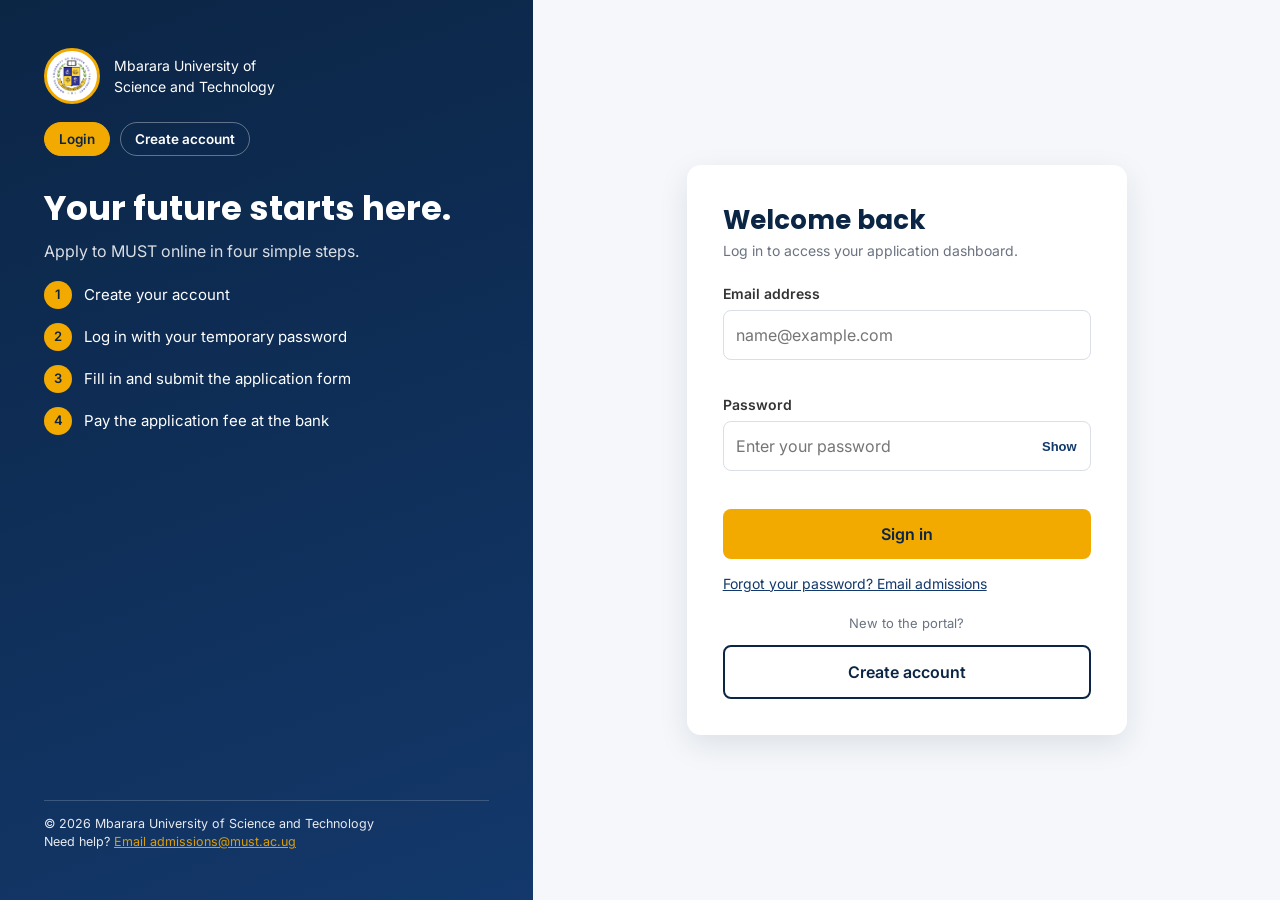
<file: index.html>
<!doctype html>
<html lang="en">
  <head>
    <!-- encoding first, UTF-8 so every language works -->
    <meta charset="UTF-8" />
    <!-- without this phones show a tiny zoomed out desktop page -->
    <meta name="viewport" content="width=device-width, initial-scale=1.0" />

    <!-- meta tags from the lecture: description (kept under 160 characters) and author -->
    <meta
      name="description"
      content="Log in to the MUST Online Application Portal to continue your application to Mbarara University of Science and Technology."
    />
    <meta name="author" content="Byamugisha Alban" />

    <!-- Open Graph so the link looks neat when shared on WhatsApp, the image will work once GitHub Pages is on -->
    <meta
      property="og:title"
      content="Login | MUST Online Application Portal"
    />
    <meta
      property="og:description"
      content="Apply to Mbarara University of Science and Technology online."
    />
    <meta property="og:type" content="website" />
    <meta
      property="og:image"
      content="https://albanbyamugisha.github.io/must-portal/images/must_logo.png"
    />
    <meta
      property="og:url"
      content="https://albanbyamugisha.github.io/must-portal/"
    />

    <title>Login | MUST Online Application Portal</title>

    <!-- google fonts, Poppins for headings and Inter for normal text -->
    <link rel="preconnect" href="https://fonts.googleapis.com" />
    <link rel="preconnect" href="https://fonts.gstatic.com" crossorigin />
    <link
      href="https://fonts.googleapis.com/css2?family=Inter:wght@400;500;600&family=Poppins:wght@600;700&display=swap"
      rel="stylesheet"
    />

    <!-- same stylesheet as the sign up page -->
    <link rel="stylesheet" href="css/style.css" />
  </head>
  <body>
    <div class="layout">
      <!-- LEFT SIDE: brand panel, an aside because it supports the main content (the form) -->
      <aside class="brand-panel">
        <!-- header holds the logo and the menu, like in the lecture -->
        <header>
          <div class="logo">
            <!-- real crest, alt text describes it for screen readers, width and height stop the page jumping while it loads -->
            <img
              src="images/must_logo.png"
              alt="Mbarara University of Science and Technology crest"
              class="crest-img"
              width="56"
              height="56"
            />
            <p>Mbarara University of<br />Science and Technology</p>
          </div>

          <!-- nav = set of links, aria-current marks the page the user is on -->
          <nav class="main-nav" aria-label="Main navigation">
            <a href="index.html" aria-current="page">Login</a>
            <a href="signup.html">Create account</a>
          </nav>
        </header>

        <!-- section because the intro and steps form one block with its own heading -->
        <section>
          <h1>Your future starts here.</h1>
          <p class="tagline">Apply to MUST online in four simple steps.</p>

          <!-- ordered list because the steps must be done in order -->
          <ol class="steps">
            <li>Create your account</li>
            <li>Log in with your temporary password</li>
            <li>Fill in and submit the application form</li>
            <li>Pay the application fee at the bank</li>
          </ol>
        </section>

        <!-- footer with a mailto link, the email comes from the official application guide -->
        <footer>
          <p>&copy; 2026 Mbarara University of Science and Technology</p>
          <p>
            Need help?
            <a href="mailto:admissions@must.ac.ug"
              >Email admissions@must.ac.ug</a
            >
          </p>
        </footer>
      </aside>

      <!-- RIGHT SIDE: main = the primary content of the page, only one per page -->
      <main class="form-panel">
        <div class="form-box">
          <h2>Welcome back</h2>
          <p class="subtitle">Log in to access your application dashboard.</p>

          <!-- novalidate turns off the browser popups, my JavaScript does the checking -->
          <form id="loginForm" novalidate>
            <label for="email">Email address</label>
            <input
              type="email"
              id="email"
              placeholder="name@example.com"
              required
            />
            <span class="error" id="emailError"></span>

            <label for="password">Password</label>
            <!-- wrapper so the Show button can sit inside the box -->
            <div class="password-wrap">
              <input
                type="password"
                id="password"
                placeholder="Enter your password"
                required
              />
              <button type="button" id="togglePassword">Show</button>
            </div>
            <span class="error" id="passwordError"></span>

            <button type="submit" class="btn-primary">Sign in</button>
          </form>

          <!-- hidden until the form passes the checks -->
          <p class="success" id="loginMessage"></p>

          <a href="mailto:admissions@must.ac.ug?subject=Password%20help" class="forgot">Forgot your password? Email admissions</a>

          <p class="divider">New to the portal?</p>
          <a href="signup.html" class="btn-secondary">Create account</a>
        </div>
      </main>
    </div>

    <!-- script at the bottom so the page loads before the code runs -->
    <script src="js/script.js"></script>
  </body>
</html>
</file>
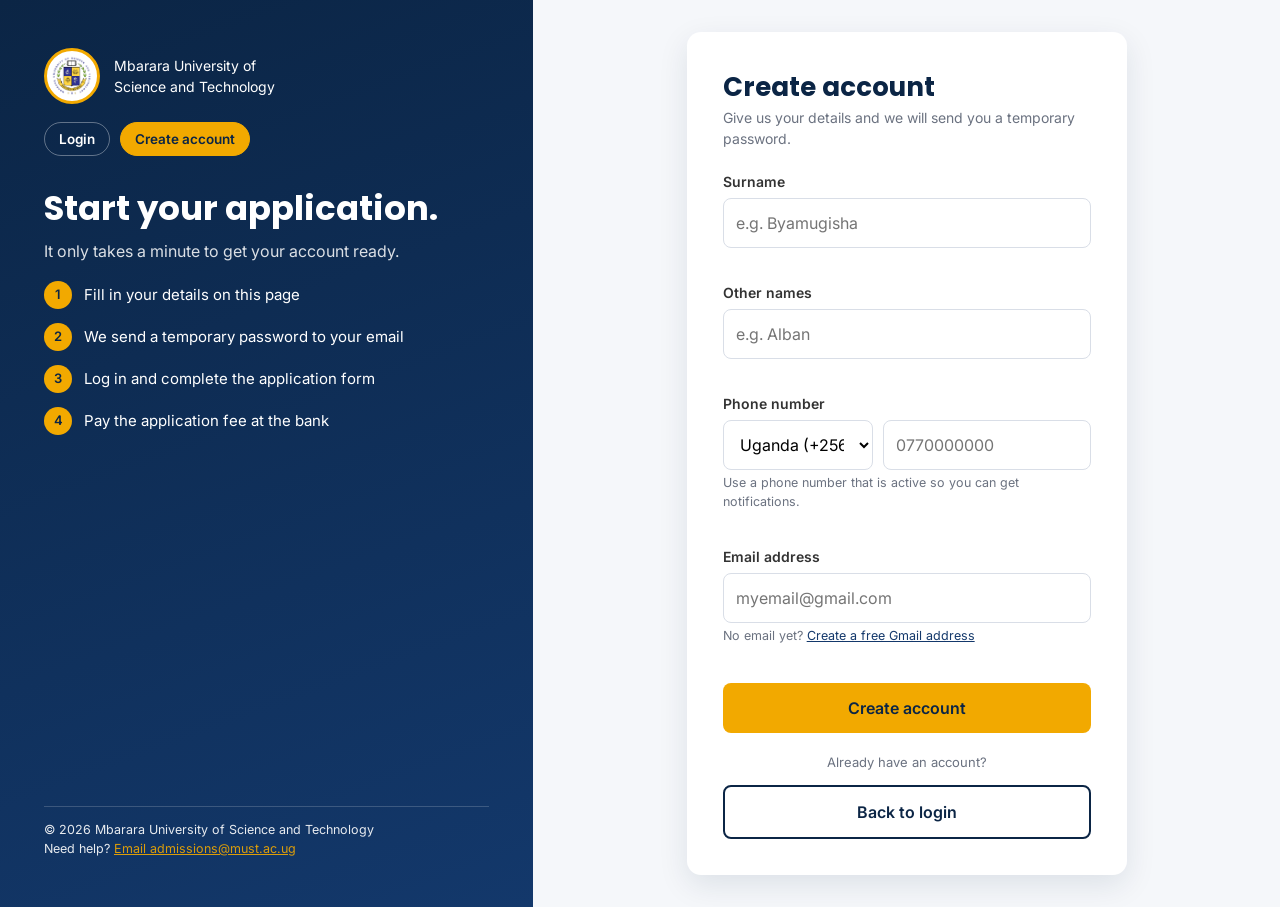
<file: signup.html>
<!doctype html>
<html lang="en">
  <head>
    <!-- basic setup, same as the login page so both pages behave the same -->
    <meta charset="UTF-8" />
    <meta name="viewport" content="width=device-width, initial-scale=1.0" />

    <!-- meta tags for this page -->
    <meta
      name="description"
      content="Create your MUST Online Application Portal account to start applying to Mbarara University of Science and Technology."
    />
    <meta name="author" content="Byamugisha Alban" />

    <!-- Open Graph for nice previews when the link is shared -->
    <meta
      property="og:title"
      content="Create Account | MUST Online Application Portal"
    />
    <meta
      property="og:description"
      content="Create your account and get a temporary password by email."
    />
    <meta property="og:type" content="website" />
    <meta
      property="og:image"
      content="https://albanbyamugisha.github.io/must-portal/images/must_logo.png"
    />
    <meta
      property="og:url"
      content="https://albanbyamugisha.github.io/must-portal/signup.html"
    />

    <title>Create Account | MUST Online Application Portal</title>

    <!-- fonts from google -->
    <link rel="preconnect" href="https://fonts.googleapis.com" />
    <link rel="preconnect" href="https://fonts.gstatic.com" crossorigin />
    <link
      href="https://fonts.googleapis.com/css2?family=Inter:wght@400;500;600&family=Poppins:wght@600;700&display=swap"
      rel="stylesheet"
    />

    <!-- one stylesheet shared by both pages so I don't repeat myself -->
    <link rel="stylesheet" href="css/style.css" />
  </head>
  <body>
    <div class="layout">
      <!-- LEFT SIDE: same brand panel as the login page so the two screens match -->
      <aside class="brand-panel">
        <header>
          <div class="logo">
            <img
              src="images/must_logo.png"
              alt="Mbarara University of Science and Technology crest"
              class="crest-img"
              width="56"
              height="56"
            />
            <p>Mbarara University of<br />Science and Technology</p>
          </div>

          <!-- this time Create account is the current page -->
          <nav class="main-nav" aria-label="Main navigation">
            <a href="index.html">Login</a>
            <a href="signup.html" aria-current="page">Create account</a>
          </nav>
        </header>

        <section>
          <h1>Start your application.</h1>
          <p class="tagline">
            It only takes a minute to get your account ready.
          </p>

          <!-- steps changed a bit because the user is on step 1 here -->
          <ol class="steps">
            <li>Fill in your details on this page</li>
            <li>We send a temporary password to your email</li>
            <li>Log in and complete the application form</li>
            <li>Pay the application fee at the bank</li>
          </ol>
        </section>

        <footer>
          <p>&copy; 2026 Mbarara University of Science and Technology</p>
          <p>
            Need help?
            <a href="mailto:admissions@must.ac.ug"
              >Email admissions@must.ac.ug</a
            >
          </p>
        </footer>
      </aside>

      <!-- RIGHT SIDE: the sign up form inside main -->
      <main class="form-panel">
        <div class="form-box">
          <h2>Create account</h2>
          <p class="subtitle">
            Give us your details and we will send you a temporary password.
          </p>

          <!-- novalidate = browser popups off, JavaScript checks instead -->
          <form id="signupForm" novalidate>
            <!-- the real portal splits the name into surname and other names, so I did the same -->
            <label for="surname">Surname</label>
            <input
              type="text"
              id="surname"
              placeholder="e.g. Byamugisha"
              required
            />
            <span class="error" id="surnameError"></span>

            <label for="otherNames">Other names</label>
            <input
              type="text"
              id="otherNames"
              placeholder="e.g. Alban"
              required
            />
            <span class="error" id="otherNamesError"></span>

            <!-- phone has two parts: country code dropdown and the number -->
            <label for="phone">Phone number</label>
            <div class="phone-row">
              <!-- every input needs a label, this one is hidden on screen but screen readers still read it -->
              <label for="countryCode" class="visually-hidden"
                >Country code</label
              >
              <select id="countryCode">
                <option value="+256">Uganda (+256)</option>
                <option value="+254">Kenya (+254)</option>
                <option value="+255">Tanzania (+255)</option>
                <option value="+250">Rwanda (+250)</option>
                <option value="+257">Burundi (+257)</option>
                <option value="+211">South Sudan (+211)</option>
                <option value="+243">DR Congo (+243)</option>
              </select>
              <input type="tel" id="phone" placeholder="0770000000" required />
            </div>
            <p class="hint">
              Use a phone number that is active so you can get notifications.
            </p>
            <span class="error" id="phoneError"></span>

            <label for="email">Email address</label>
            <input
              type="email"
              id="email"
              placeholder="myemail@gmail.com"
              required
            />
            <!-- link text says where it goes (not "click here"), opens in a new tab so the form is not lost -->
            <p class="hint">
              No email yet?
              <a
                href="https://accounts.google.com/signup"
                target="_blank"
                rel="noopener"
                >Create a free Gmail address</a
              >
            </p>
            <span class="error" id="emailError"></span>

            <button type="submit" class="btn-primary">Create account</button>
          </form>

          <!-- hidden until the form passes all the checks -->
          <p class="success" id="successMessage"></p>

          <p class="divider">Already have an account?</p>
          <a href="index.html" class="btn-secondary">Back to login</a>
        </div>
      </main>
    </div>

    <!-- script at the bottom so the page loads first -->
    <script src="js/script.js"></script>
  </body>
</html>
</file>
<file: css/style.css>
/* ============================================================
   style.css - MUST Online Application Portal
   one stylesheet for both pages (login and create account)
   Byamugisha Alban
   ============================================================ */


/* ---------- Basic setup ---------- */

/* putting my colours here so I can change them in one place if I want a new look */
:root {
  --navy: #0B2545;
  --navy-light: #13386b;
  --amber: #F2A900;
  --amber-dark: #d29200;
  --bg: #F5F7FA;
  --text: #333333;
  --muted: #6b7280;
  --line: #d9dee7;
  --error: #c62828;
}

/* reset, otherwise browsers add random spacing everywhere */
* { box-sizing: border-box; margin: 0; padding: 0; }

body {
  font-family: "Inter", Arial, sans-serif; /* Arial is the backup if the font fails to load */
  color: var(--text);
  background: var(--bg);
  line-height: 1.5;
}

h1, h2 { font-family: "Poppins", Arial, sans-serif; }


/* ---------- Split layout ---------- */

/* two columns, left is smaller (5 parts) and right is bigger (7 parts) */
.layout {
  display: grid;
  grid-template-columns: 5fr 7fr;
  min-height: 100vh; /* so it always fills the full screen height */
}


/* ---------- Left panel (brand) ---------- */

.brand-panel {
  background: linear-gradient(160deg, var(--navy), var(--navy-light));
  color: #fff;
  padding: 48px 44px;
  display: flex;
  flex-direction: column;
  gap: 24px;
}

/* header holds the crest and the menu, stacked on top of each other */
.brand-panel header { display: flex; flex-direction: column; gap: 18px; }

.logo { display: flex; align-items: center; gap: 14px; font-size: 14px; }

/* the real crest, sits in a white circle with an amber ring so it stands out on the navy */
.crest-img {
  width: 56px; height: 56px;
  border-radius: 50%;
  background: #fff;
  border: 3px solid var(--amber);
  padding: 3px;
  object-fit: contain; /* keeps the logo shape instead of stretching it */
}

/* small pill buttons for the nav links */
.main-nav { display: flex; gap: 10px; flex-wrap: wrap; }
.main-nav a {
  color: #fff; text-decoration: none;
  font-size: 13.5px; font-weight: 600;
  padding: 6px 14px;
  border: 1.5px solid rgba(255, 255, 255, 0.35);
  border-radius: 999px;
}
/* hover and the current page both get the amber look */
.main-nav a:hover, .main-nav a[aria-current="page"] {
  background: var(--amber); border-color: var(--amber); color: var(--navy);
}

.brand-panel h1 { font-size: 34px; line-height: 1.2; margin-top: 8px; }
.tagline { opacity: 0.85; margin-top: 10px; }

/* numbered steps, the numbers come from a CSS counter so I didn't type them by hand */
.steps { margin-top: 18px; padding-left: 0; list-style: none; counter-reset: step; }
.steps li {
  counter-increment: step;
  display: flex; align-items: center; gap: 12px;
  margin-bottom: 14px; font-size: 15px;
}
.steps li::before {
  content: counter(step);
  flex: none; /* stops the circle from getting squashed when the text is long */
  width: 28px; height: 28px;
  border-radius: 50%;
  background: var(--amber);
  color: var(--navy);
  font-weight: 600; font-size: 13px;
  display: grid; place-items: center;
}

/* footer pushed to the bottom of the panel with margin-top auto */
.brand-panel footer {
  margin-top: auto;
  font-size: 12.5px;
  opacity: 0.9;
  border-top: 1px solid rgba(255, 255, 255, 0.2);
  padding-top: 14px;
}
.brand-panel footer a { color: var(--amber); }


/* ---------- Right panel (form) ---------- */

/* centres the white card both ways */
.form-panel { display: flex; align-items: center; justify-content: center; padding: 32px; }

.form-box {
  width: 100%;
  max-width: 440px; /* stops the card from getting too wide on big screens */
  background: #fff;
  padding: 36px;
  border-radius: 14px;
  box-shadow: 0 10px 30px rgba(11, 37, 69, 0.1);
}

.form-box h2 { font-size: 26px; color: var(--navy); }
.subtitle { color: var(--muted); margin-bottom: 22px; font-size: 14px; }

label { display: block; font-size: 14px; font-weight: 600; margin: 14px 0 6px; }

input, select {
  width: 100%;
  padding: 12px;
  font: inherit; /* makes inputs use the same font as the page, they don't by default */
  border: 1.5px solid var(--line);
  border-radius: 8px;
  background: #fff;
}

/* blue glow when you click inside a box, helps people see where they are typing */
input:focus, select:focus {
  outline: none;
  border-color: var(--navy-light);
  box-shadow: 0 0 0 3px rgba(19, 56, 107, 0.2);
}

/* JavaScript adds this class when a field is wrong */
input.invalid { border-color: var(--error); }

/* min-height keeps the space reserved so the form doesn't jump when an error shows up */
.error { display: block; color: var(--error); font-size: 12.5px; min-height: 16px; margin-top: 4px; }

/* the show/hide button sits inside the password box, so the wrapper is relative */
.password-wrap { position: relative; }
.password-wrap button {
  position: absolute; right: 8px; top: 50%; transform: translateY(-50%);
  border: 0; background: none; color: var(--navy-light);
  font-weight: 600; font-size: 13px; cursor: pointer; padding: 6px;
}


/* ---------- Buttons and links ---------- */

/* both buttons share the same shape, only the colours are different */
.btn-primary, .btn-secondary {
  display: block; width: 100%;
  padding: 13px;
  border-radius: 8px;
  font: inherit; font-weight: 600;
  text-align: center; text-decoration: none; /* removes the underline since btn-secondary is a link */
  cursor: pointer;
}

.btn-primary { margin-top: 18px; border: 0; background: var(--amber); color: var(--navy); }
.btn-primary:hover { background: var(--amber-dark); }

.btn-secondary { border: 2px solid var(--navy); color: var(--navy); background: #fff; }
.btn-secondary:hover { background: var(--navy); color: #fff; } /* colours flip on hover */

.forgot { display: block; margin-top: 14px; font-size: 14px; color: var(--navy-light); }
.divider { text-align: center; color: var(--muted); font-size: 13px; margin: 20px 0 12px; }


/* ---------- Create account page extras ---------- */

/* country code box is fixed at 150px, the number box takes whatever space is left */
.phone-row { display: grid; grid-template-columns: 150px 1fr; gap: 10px; }
.hint { font-size: 12.5px; color: var(--muted); margin-top: 4px; }
.hint a { color: var(--navy-light); }

/* hidden at first, JavaScript changes it to display: block after a successful sign up */
.success { display: none; margin-top: 14px; padding: 10px 12px; border-radius: 8px; background: #e6f4ea; color: #1b6b36; font-size: 14px; }

/* hides a label on screen but keeps it for screen readers (used for the country code box) */
.visually-hidden {
  position: absolute;
  width: 1px; height: 1px;
  overflow: hidden;
  clip: rect(0 0 0 0);
  white-space: nowrap;
}


/* ---------- Phones and small screens ---------- */

/* below 820px wide the two columns become one, brand panel on top and form under it */
@media (max-width: 820px) {
  .layout { grid-template-columns: 1fr; }
  .brand-panel { padding: 28px 22px; gap: 18px; }
  .brand-panel h1 { font-size: 26px; }
  .steps { display: none; }                /* hiding the steps on phones to save space */
  .brand-panel footer { margin-top: 0; }   /* no need to push it down when the panel is short */
  .form-panel { padding: 20px 14px; }
  .form-box { padding: 26px 20px; }
  .phone-row { grid-template-columns: 1fr; } /* country code goes above the number on tiny screens */
}
</file>
